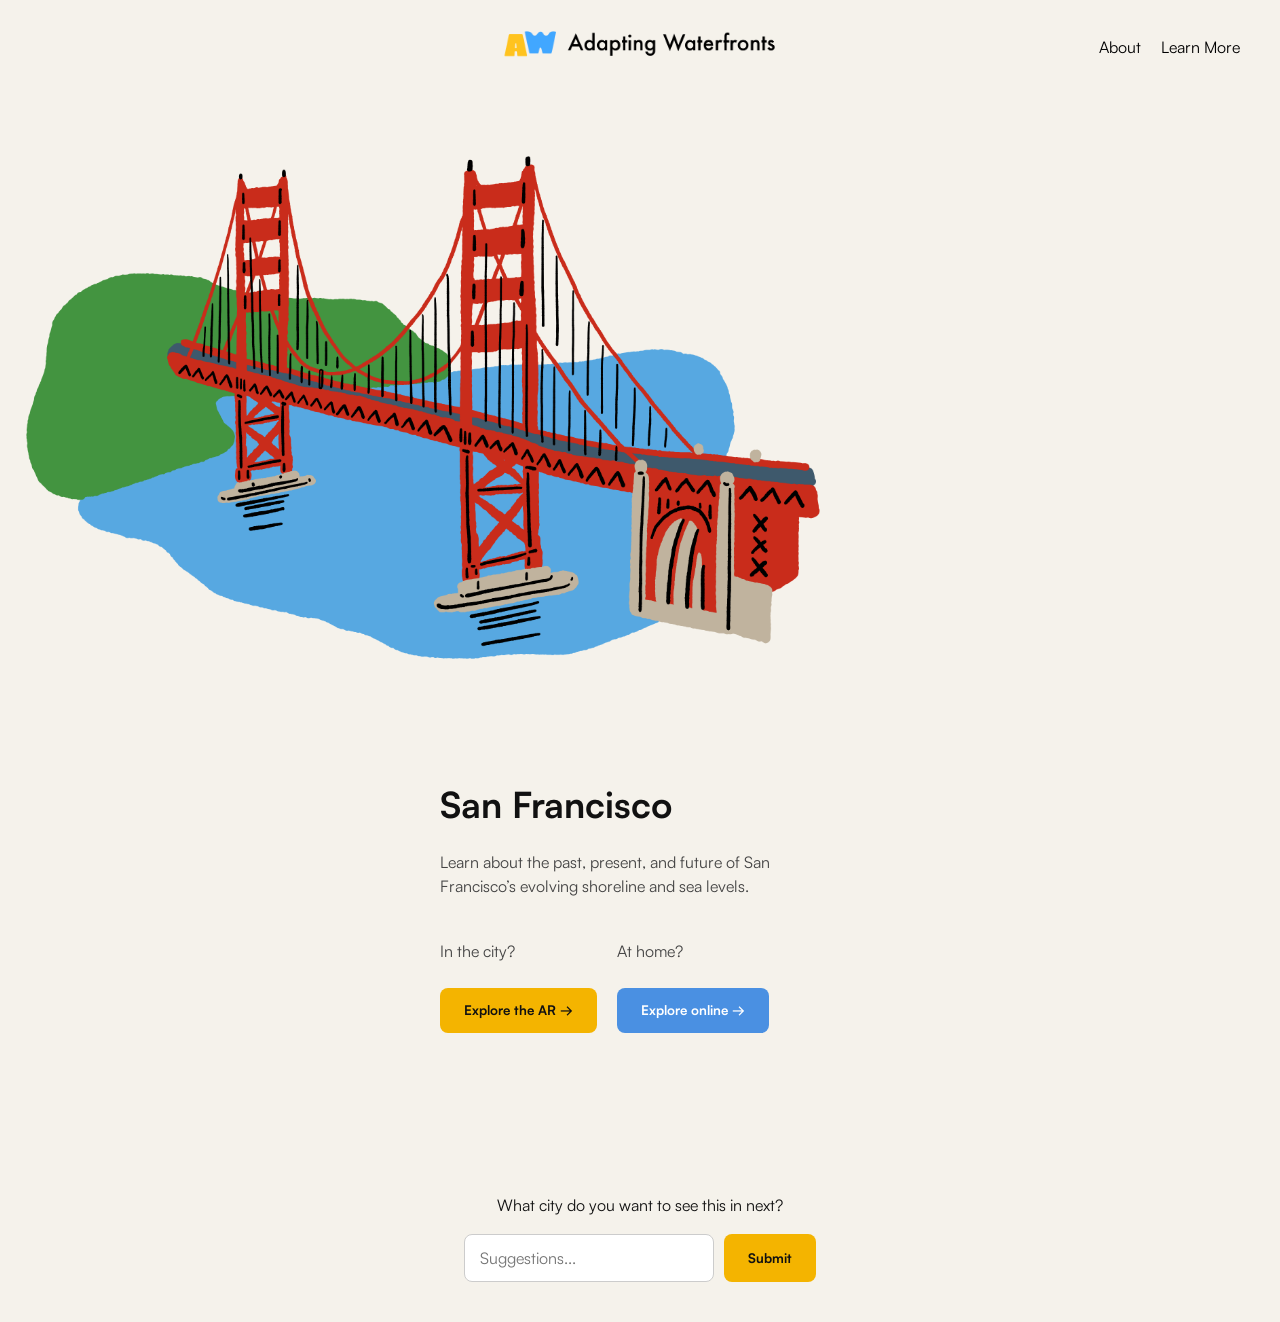
<file: index.html>
<!DOCTYPE html>
<html lang="en">
<head>
  <meta charset="UTF-8" />
  <meta name="viewport" content="width=device-width, initial-scale=1.0"/>
  <title>Adapting Waterfronts</title>
  <link rel="stylesheet" href="styles.css" />
  <link rel="icon" type="image/png" href="./img/AW_Favicon.png" />
</head>
<body>

  <!-- NAVBAR -->
<header class="navbar">

  <!-- Center logo -->
  <div class="logo-center">
    <img src="img/AW_Logo_Words.png" alt="Adapting Waterfronts Logo" class="logo-img">
  </div>

  <!-- Right nav -->
  <nav class="nav-right">
    <a href="about.html">About</a>
    <a href="#">Learn More</a>
  </nav>

</header>

  <!-- HERO SECTION -->
  <section class="hero">
    <div class="hero-image">
      <img src="./img/bridge.png" alt="Golden Gate Illustration"/>
    </div>

    <div class="hero-content">
      <h1>San Francisco</h1>
      <p>
        Learn about the past, present, and future of San Francisco’s evolving shoreline and sea levels.
      </p>

      <div class="cta-group">
        <div>
          <p class="cta-label">In the city?</p>
          <a href="https://adaptingwaterfronts-sf.org/" target="_blank">
            <button class="btn yellow">Explore the AR →</button>
          </a>
        </div>

        <div>
          <p class="cta-label">At home?</p>
          <button class="btn blue">Explore online →</button>
        </div>
      </div>
    </div>
  </section>

  <!-- SUGGESTION INPUT SECTION -->
  <section class="suggestion">
    <p>What city do you want to see this in next?</p>
    <div class="input-group">
      <input type="text" placeholder="Suggestions..." />
      <button class="btn yellow">Submit</button>
    </div>
  </section>

</body>
</html>
</file>
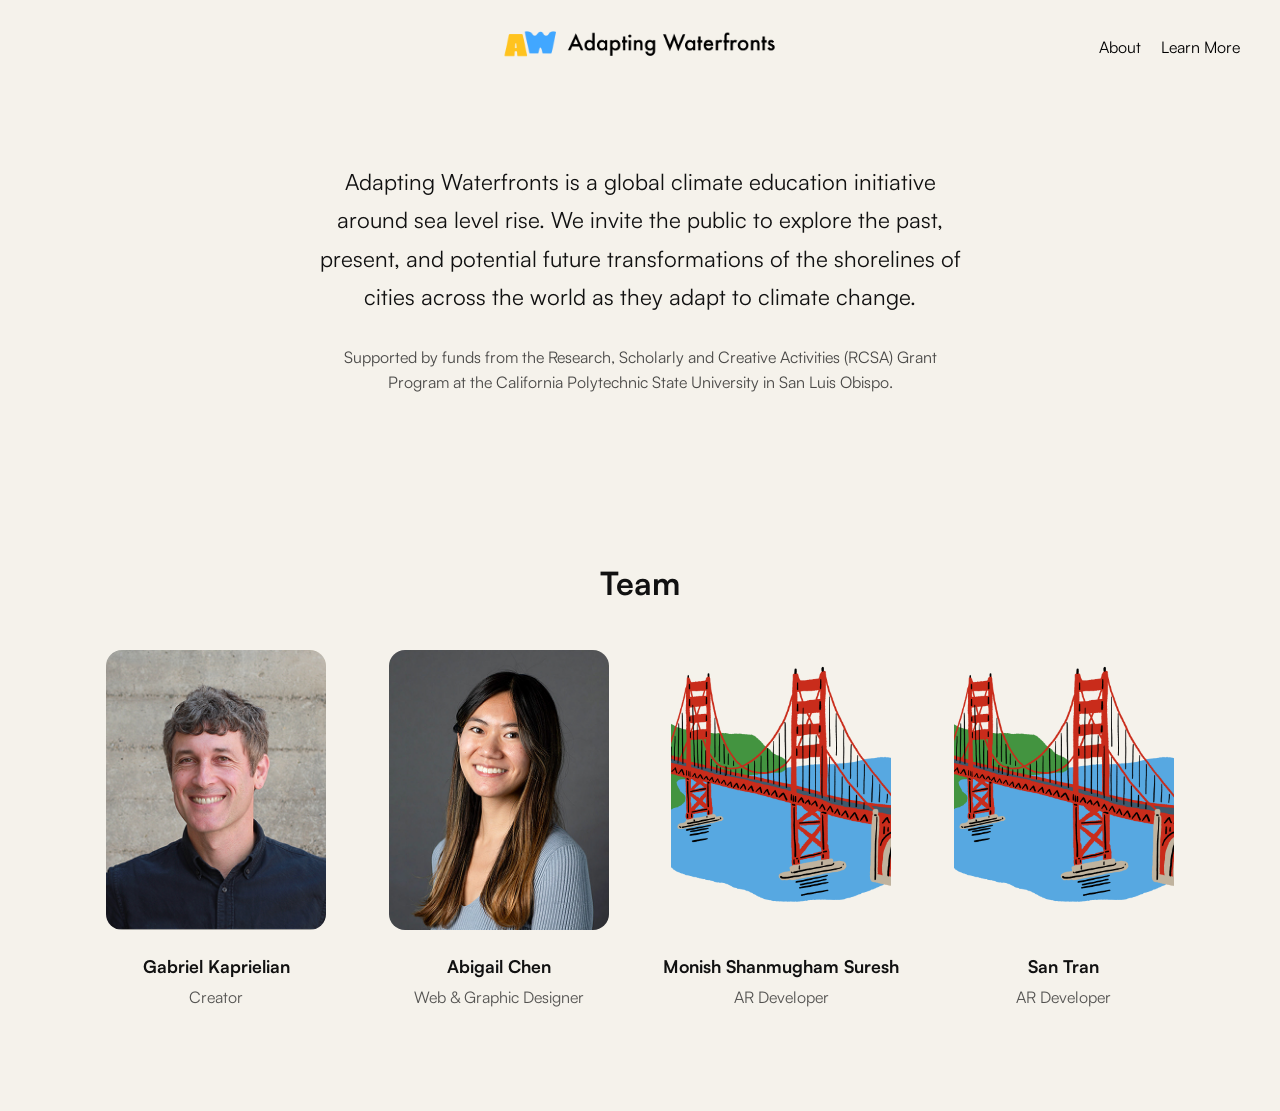
<file: about.html>
<!DOCTYPE html>
<html lang="en">
<head>
  <meta charset="UTF-8" />
  <meta name="viewport" content="width=device-width, initial-scale=1.0"/>
  <title>About | Adapting Waterfronts</title>
  <link rel="stylesheet" href="styles.css" />
  <link rel="icon" type="image/png" href="./img/AW_Favicon.png" />
</head>

<body>

  <!-- NAVBAR -->
  <header class="navbar">
    <nav class="nav-right">
      <a href="about.html" class="active">About</a>
      <a href="#">Learn More</a>
    </nav>

    <div class="logo-center">
      <a href="index.html">
        <img src="img/AW_Logo_Words.png" alt="Adapting Waterfronts Logo" class="logo-img">
      </a>
    </div>

    <div class="nav-right"></div>
  </header>

  <!-- ABOUT TEXT -->
  <section class="about-hero">
    <div class="about-text">

      <p class="about-main">
        Adapting Waterfronts is a global climate education initiative around sea level rise.
        We invite the public to explore the past, present, and potential future transformations
        of the shorelines of cities across the world as they adapt to climate change.
      </p>

      <p class="about-support">
        Supported by funds from the Research, Scholarly and Creative Activities (RCSA) Grant Program
        at the California Polytechnic State University in San Luis Obispo.
      </p>

    </div>
  </section>

  <!-- TEAM SECTION -->
  <section class="team">
    <h2 class="team-title">Team</h2>

    <div class="team-grid">

      <div class="team-member">
        <img src="./img/GabrielHeadshot.png" alt="Gabriel Karpielian">
        <h3>Gabriel Kaprielian</h3>
        <p>Creator</p>
      </div>

      <div class="team-member">
        <img src="./img/AbigailHeadshot.png" alt="Abigail Chen">
        <h3><a href="https://www.abigailchen.me/">Abigail Chen</a></h3>
        <p>Web & Graphic Designer</p>
      </div>

      <div class="team-member">
        <img src="./img/bridge.png" alt="Monish Shanmugham Suresh ">
        <h3>Monish Shanmugham Suresh</h3>
        <p>AR Developer</p>
      </div>

      <div class="team-member">
        <img src="./img/bridge.png" alt="San Tran">
        <h3>San Tran</h3>
        <p>AR Developer</p>
      </div>

    </div>
  </section>

</body>
</html>
</file>
<file: styles.css>
/* ==============================
   FONTS
============================== */
@font-face {
  font-family: 'Satoshi';
  src: url('fonts/Satoshi-Regular.otf') format('opentype'),
       url('fonts/Satoshi-Regular.otf') format('woff');
  font-weight: normal;
  font-style: normal;
}

@font-face {
  font-family: 'Satoshi';
  src: url('fonts/Satoshi-Bold.otf') format('opentype'),
       url('fonts/Satoshi-Bold.otf') format('woff');
  font-weight: bold;
  font-style: normal;
}

/* ==============================
   GLOBAL STYLES
============================== */
* {
  box-sizing: border-box;
}

body {
  margin: 0;
  font-family: 'Satoshi', sans-serif;
  background: #f5f2eb;
  color: #111;
  line-height: 1.6;
}

a {
  text-decoration: none;
  color: inherit;
}

/* ==============================
   NAVBAR
============================== */
.navbar {
  display: flex;
  align-items: center;
  justify-content: space-between;
  padding: 20px 40px;
  position: relative;
}

.nav-left {
  display: flex;
  gap: 25px;
  align-items: center;
}

.nav-right {
  position: absolute;
  right: 40px;
  top: 35px; /* 👈 lowers the nav */
  display: flex;
  gap: 20px;
}

.nav-right a {
  text-decoration: none;
  color: black;
  font-size: 16px;
}

.nav-right a:hover {
  opacity: 0.6;
}

.logo-center {
  position: absolute;
  left: 50%;
  transform: translateX(-50%);
  top: 28px; /* 👈 subtle vertical control */
}

.logo-img {
  height: 30px;
  transition: transform 0.25s ease;
  transform-origin: center;
}

.logo-img:hover {
  transform: scale(1.05);
}

/* ==============================
   HERO SECTION
============================== */
.hero {
  display: flex;
  flex-wrap: wrap;
  align-items: center;
  justify-content: center;
  padding: 80px 20px;
  gap: 20px;
  background: #f5f2eb;
}

.hero-image img {
  width: 100%;
  max-width: 900px; /* larger maximum width */
  height: auto;
  border-radius: 12px;
  transform: translateX(-200px);
}

.hero-content {
  max-width: 400px;
  text-align: left;
}

.hero-content h1 {
  font-size: 36px;
  margin-bottom: 12px;
}

.hero-content p {
  color: #444;
  line-height: 1.5;
  margin-bottom: 25px;
}

/* ==============================
   CTA BUTTONS
============================== */
.cta-group {
  display: flex;
  flex-wrap: wrap;
  gap: 20px;
  /* justify-content: center; */
}

.cta-label {
  margin-bottom: 6px;
  font-weight: 500;
}

.btn {
  border: none;
  padding: 14px 24px;
  border-radius: 8px;
  font-weight: bold;
  cursor: pointer;
  transition: all 0.2s ease;
      font-family: 'Satoshi', sans-serif;
}

.btn.yellow {
  background: #f4b400;
  color: #111;
}

.btn.yellow:hover {
  background: #e2a300;
}

.btn.blue {
  background: #4a90e2;
  color: #fff;
}

.btn.blue:hover {
  background: #357ab7;
}

/* ==============================
   SUGGESTION INPUT
============================== */
.suggestion {
  text-align: center;
  margin: 80px 20px 40px;
}

.input-group {
  display: inline-flex;
  gap: 10px;
  flex-wrap: wrap;
  justify-content: center;
}

input {
  padding: 12px 15px;
  width: 250px;
  border-radius: 8px;
  border: 1px solid #ccc;
  font-size: 16px;
  font-family: 'Satoshi', sans-serif;
}

.about-hero {
  padding: 100px 20px 60px;
  display: flex;
  justify-content: center;
}

.about-text {
  max-width: 650px;
  text-align: center;
}

.about-main {
  font-size: 1.4rem;
  line-height: 1.7;
  margin-bottom: 30px;
}

.about-support {
  font-size: 1rem;
  opacity: 0.75;
  line-height: 1.6;
}

.team {
  padding: 60px 20px 100px;
}

.team-title {
  text-align: center;
  font-size: 2rem;
  margin-bottom: 40px;
}

.team-grid {
  display: grid;
  grid-template-columns: repeat(auto-fit, minmax(240px, 1fr));
  gap: 30px;
  max-width: 1100px;
  margin: 0 auto;
}

.team-member {
  text-align: center;
}

.team-member img {
  width: 220px;   /* 👈 bigger */
  height: 280px;  /* keeps portrait proportion */
  object-fit: cover;
  border-radius: 16px;
  margin-bottom: 15px;
}

.team-member h3 {
  margin: 0;
  font-size: 1.1rem;
}

.team-member p {
  margin: 5px 0 0;
  opacity: 0.7;
}

/* ==============================
   RESPONSIVE
============================== */
@media (max-width: 900px) {
  .hero {
    flex-direction: column;
  }

  .hero-image img {
    max-width: 90%;
  }

  .hero-content {
    max-width: 90%;
  }
}

@media (max-width: 600px) {
  .navbar {
    flex-direction: column;
    gap: 15px;
  }

  .nav-left, .nav-right {
    gap: 15px;
    justify-content: center;
  }

  .logo-center {
    justify-content: center;
    flex: none;
  }

  .cta-group {
    flex-direction: column;
    gap: 15px;
  }

  input {
    width: 90%;
  }
}
</file>
